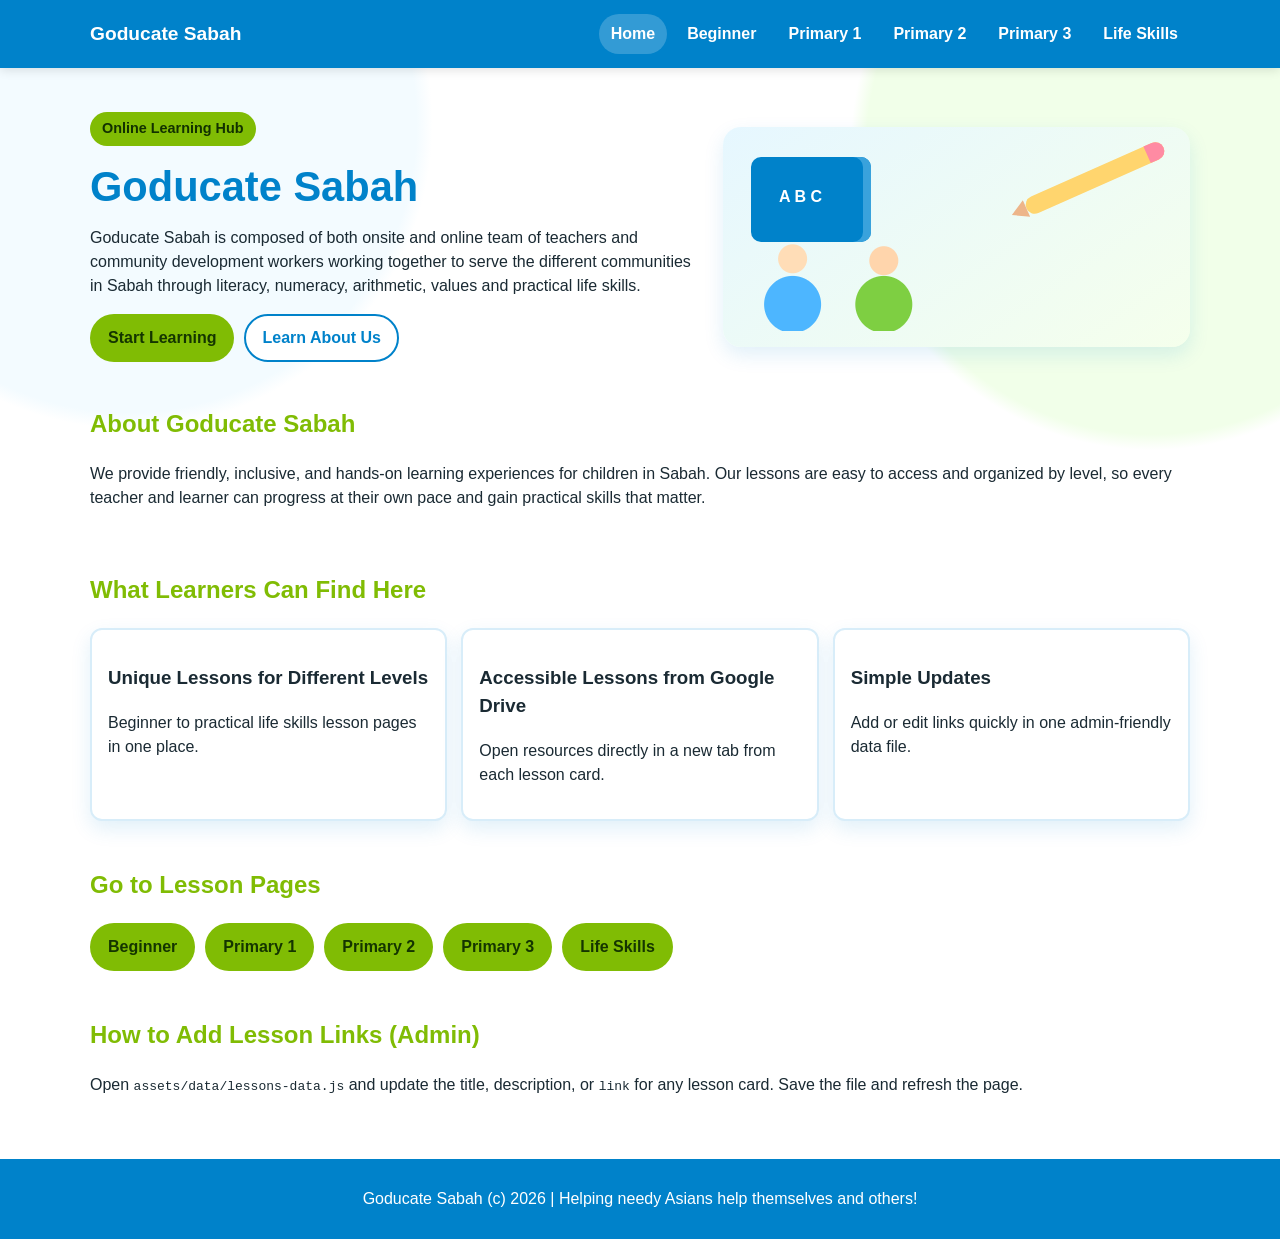
<file: index.html>
<!DOCTYPE html>
<html lang="en">
<head>
  <meta charset="UTF-8">
  <meta name="viewport" content="width=device-width, initial-scale=1.0">
  <title>Goducate Sabah | Home</title>
  <link rel="stylesheet" href="assets/css/styles.css">
</head>
<body>
  <header class="site-header">
    <div class="container nav-wrap">
      <a class="brand" href="index.html">Goducate Sabah</a>
      <button class="menu-toggle" aria-label="Toggle menu">Menu</button>
      <nav class="site-nav" aria-label="Main navigation">
        <a href="index.html" data-page="home">Home</a>
        <a href="beginner.html" data-page="beginner">Beginner</a>
        <a href="primary1.html" data-page="primary1">Primary 1</a>
        <a href="primary2.html" data-page="primary2">Primary 2</a>
        <a href="primary3.html" data-page="primary3">Primary 3</a>
        <a href="lifeskills.html" data-page="advanced">Life Skills</a>
      </nav>
    </div>
  </header>

  <main>
    <section class="hero container">
      <div class="hero-text">
        <p class="badge">Online Learning Hub</p>
        <h1>Goducate Sabah</h1>
        <p>
          Goducate Sabah is composed of both onsite and online team of teachers and community development workers working together to serve the different communities in Sabah through literacy, numeracy, arithmetic, values and practical life skills.
        </p>
        <div class="hero-cta">
          <a class="btn btn-primary" href="beginner.html">Start Learning</a>
          <a class="btn btn-outline" href="#about">Learn About Us</a>
        </div>
      </div>
      <div class="hero-illustration" aria-hidden="true">
        <div class="book"></div>
        <div class="pencil"></div>
        <div class="kids"></div>
      </div>
    </section>

    <section id="about" class="info container">
      <h2>About Goducate Sabah</h2>
      <p>
        We provide friendly, inclusive, and hands-on learning experiences for children in Sabah. Our lessons are easy to access and organized by level, so every teacher and learner can progress at their own pace and gain practical skills that matter.
      </p>
    </section>

    <section class="info container">
      <h2>What Learners Can Find Here</h2>
      <div class="feature-grid">
        <article class="feature-card">
          <h3>Unique Lessons for Different Levels</h3>
          <p>Beginner to practical life skills lesson pages in one place.</p>
        </article>
        <article class="feature-card">
          <h3>Accessible Lessons from Google Drive</h3>
          <p>Open resources directly in a new tab from each lesson card.</p>
        </article>
        <article class="feature-card">
          <h3>Simple Updates</h3>
          <p>Add or edit links quickly in one admin-friendly data file.</p>
        </article>
      </div>
    </section>

    <section class="info container">
      <h2>Go to Lesson Pages</h2>
      <div class="page-links">
        <a class="btn btn-primary" href="beginner.html">Beginner</a>
        <a class="btn btn-primary" href="primary1.html">Primary 1</a>
        <a class="btn btn-primary" href="primary2.html">Primary 2</a>
        <a class="btn btn-primary" href="primary3.html">Primary 3</a>
        <a class="btn btn-primary" href="lifeskills.html">Life Skills</a>
      </div>
    </section>

    <section class="admin-note container">
      <h2>How to Add Lesson Links (Admin)</h2>
      <p>
        Open <code>assets/data/lessons-data.js</code> and update the title, description, or <code>link</code>
        for any lesson card. Save the file and refresh the page.
      </p>
    </section>
  </main>

  <footer class="site-footer">
    <div class="container">
      <p>Goducate Sabah (c) 2026 | Helping needy Asians help themselves and others!</p>
    </div>
  </footer>

  <script>
    window.GODUCATE_CURRENT_PAGE = "home";
  </script>
  <script src="assets/js/main.js"></script>
</body>
</html>
</file>
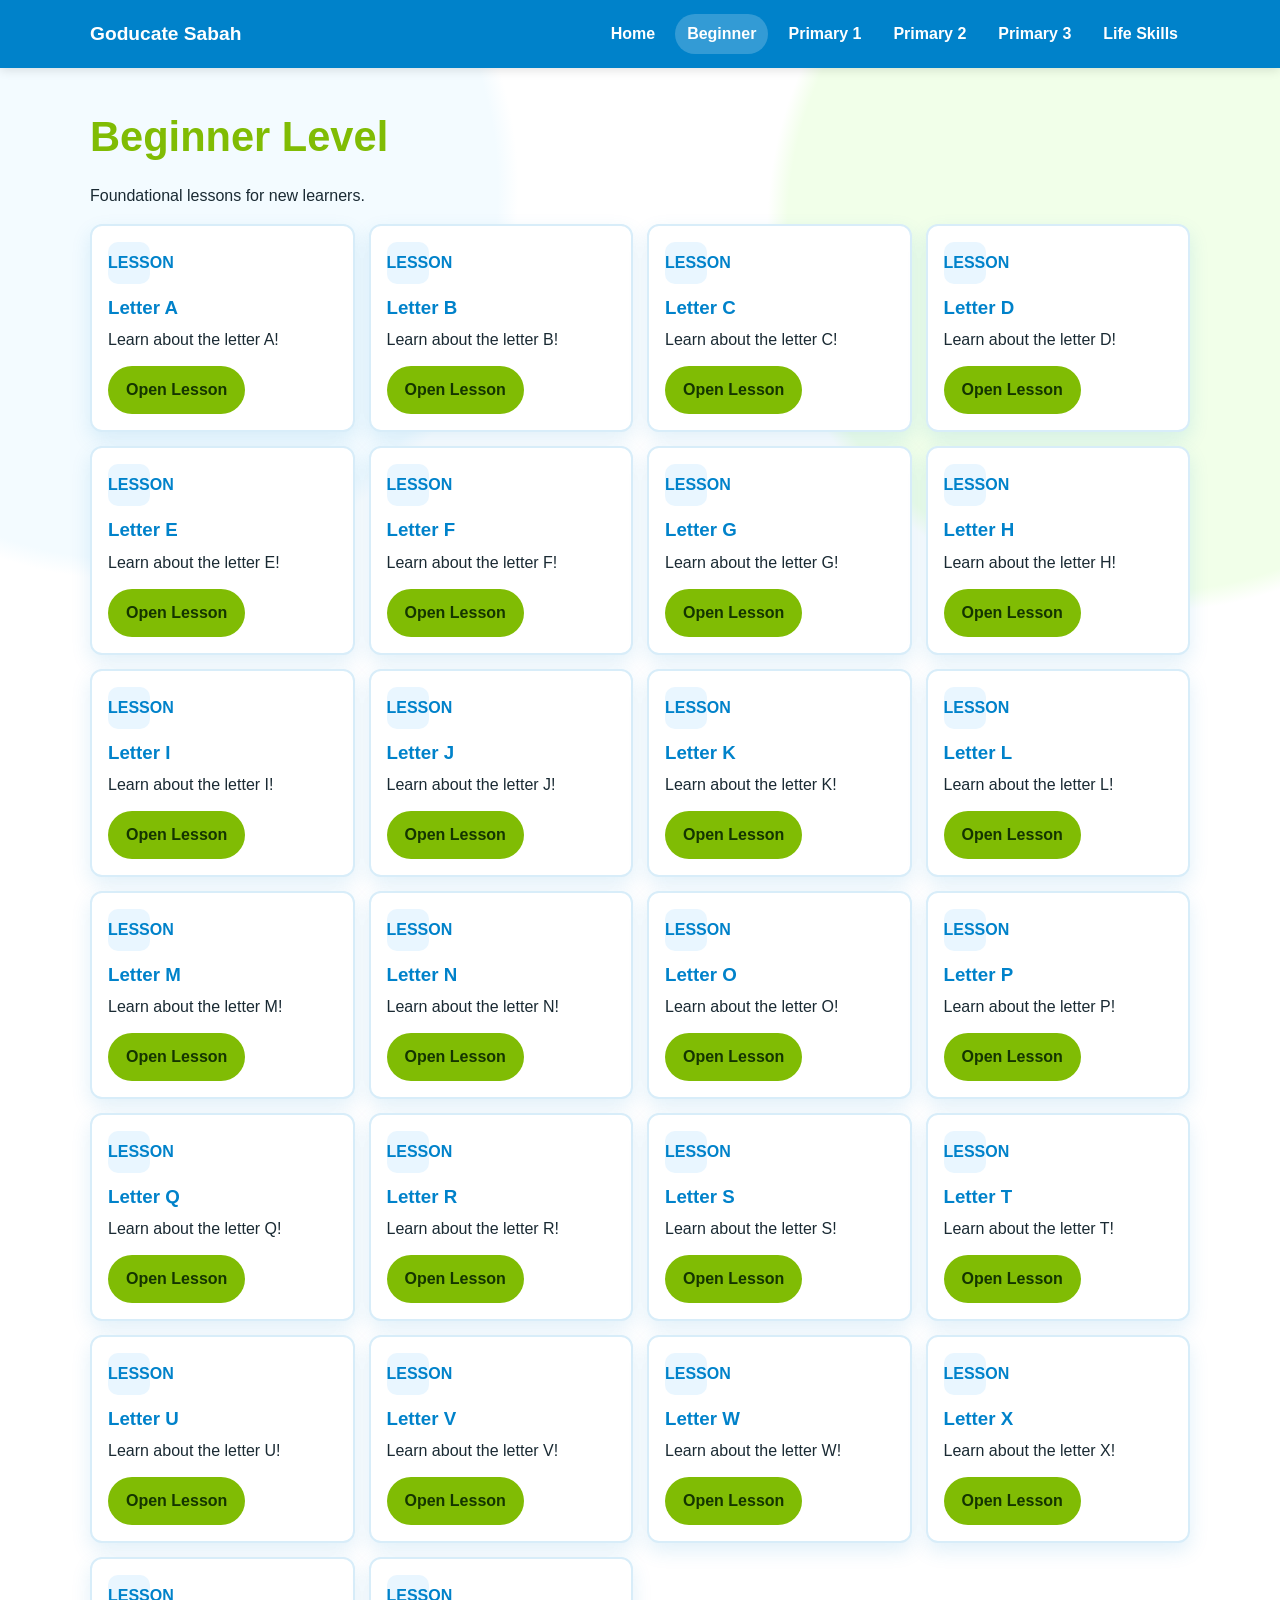
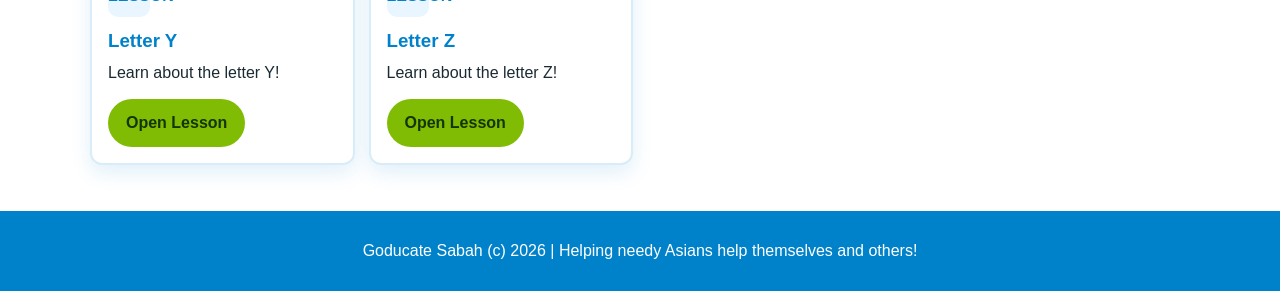
<file: beginner.html>
<!DOCTYPE html>
<html lang="en">
<head>
  <meta charset="UTF-8">
  <meta name="viewport" content="width=device-width, initial-scale=1.0">
  <title>Goducate Sabah | Beginner Level</title>
  <link rel="stylesheet" href="assets/css/styles.css">
</head>
<body>
  <header class="site-header">
    <div class="container nav-wrap">
      <a class="brand" href="index.html">Goducate Sabah</a>
      <button class="menu-toggle" aria-label="Toggle menu">Menu</button>
      <nav class="site-nav" aria-label="Main navigation">
        <a href="index.html" data-page="home">Home</a>
        <a href="beginner.html" data-page="beginner">Beginner</a>
        <a href="primary1.html" data-page="primary1">Primary 1</a>
        <a href="primary2.html" data-page="primary2">Primary 2</a>
        <a href="primary3.html" data-page="primary3">Primary 3</a>
        <a href="lifeskills.html" data-page="lifeskills">Life Skills</a>
      </nav>
    </div>
  </header>

  <main class="container page-main">
    <section class="lesson-header">
      <h1>Beginner Level</h1>
      <p>Foundational lessons for new learners.</p>
    </section>

    <section>
      <div class="lesson-grid" data-level="beginner"></div>
    </section>
  </main>

  <footer class="site-footer">
    <div class="container">
      <p>Goducate Sabah (c) 2026 | Helping needy Asians help themselves and others!</p>
    </div>
  </footer>

  <script>
    window.GODUCATE_CURRENT_PAGE = "beginner";
  </script>
  <script src="assets/data/lessons-data.js"></script>
  <script src="assets/js/main.js"></script>
</body>
</html>
</file>
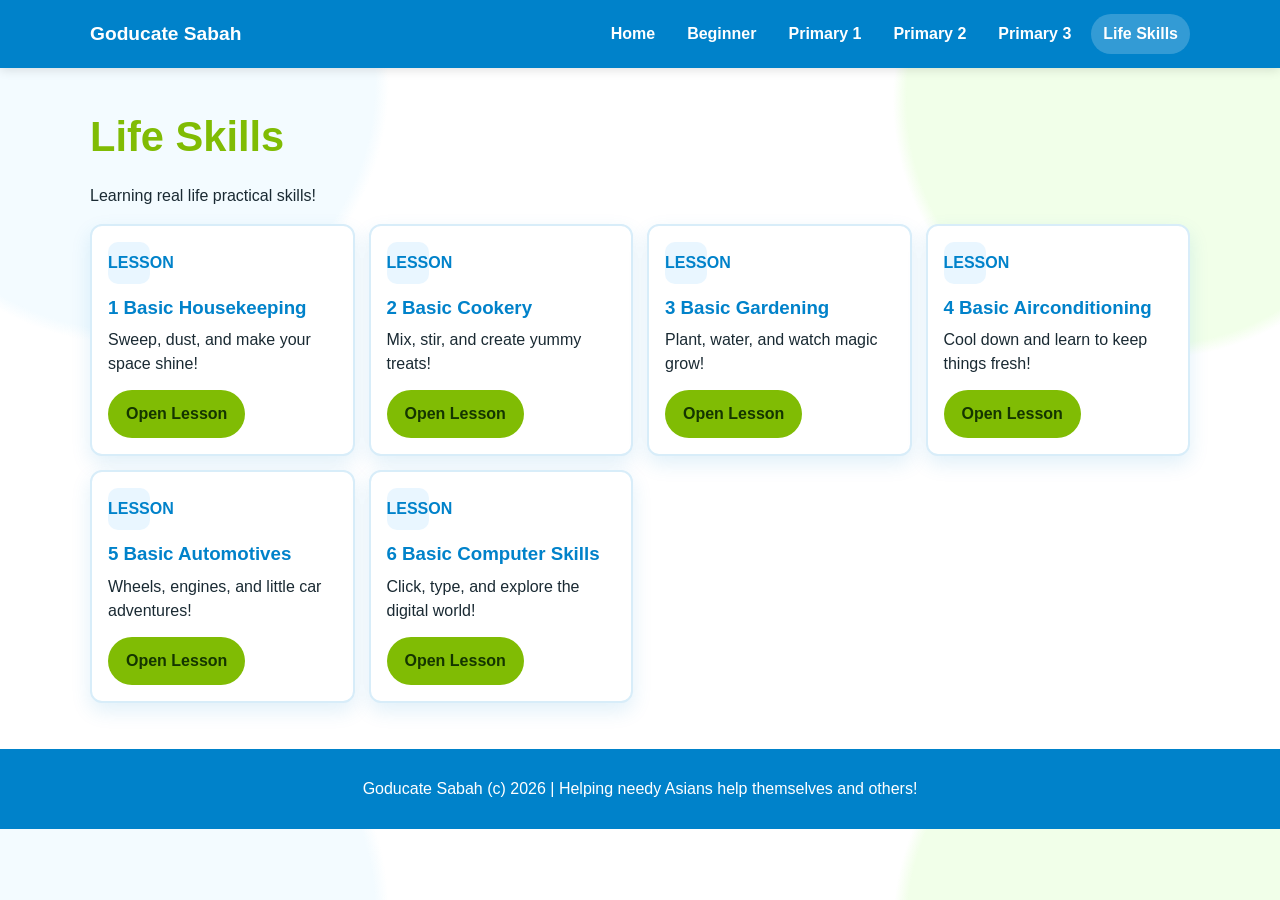
<file: lifeskills.html>
<!DOCTYPE html>
<html lang="en">
<head>
  <meta charset="UTF-8">
  <meta name="viewport" content="width=device-width, initial-scale=1.0">
  <title>Goducate Sabah | Life Skills</title>
  <link rel="stylesheet" href="assets/css/styles.css">
</head>
<body>
  <header class="site-header">
    <div class="container nav-wrap">
      <a class="brand" href="index.html">Goducate Sabah</a>
      <button class="menu-toggle" aria-label="Toggle menu">Menu</button>
      <nav class="site-nav" aria-label="Main navigation">
        <a href="index.html" data-page="home">Home</a>
        <a href="beginner.html" data-page="beginner">Beginner</a>
        <a href="primary1.html" data-page="primary1">Primary 1</a>
        <a href="primary2.html" data-page="primary2">Primary 2</a>
        <a href="primary3.html" data-page="primary3">Primary 3</a>
        <a href="lifeskills.html" data-page="lifeskills">Life Skills</a>
      </nav>
    </div>
  </header>

  <main class="container page-main">
    <section class="lesson-header">
      <h1>Life Skills</h1>
      <p>Learning real life practical skills!</p>
    </section>

    <section>
      <div class="lesson-grid" data-level="lifeskills"></div>
    </section>
  </main>

  <footer class="site-footer">
    <div class="container">
      <p>Goducate Sabah (c) 2026 | Helping needy Asians help themselves and others!</p>
    </div>
  </footer>

  <script>
    window.GODUCATE_CURRENT_PAGE = "lifeskills";
  </script>
  <script src="assets/data/lessons-data.js"></script>
  <script src="assets/js/main.js"></script>

  <script>
    (function(){
      const source = document.getElementById("lifeskills-all-lessons");
      if (source) return;

      const targets = {
        housekeeping: document.getElementById("lifeskills-housekeeping"),
        cookery: document.getElementById("lifeskills-cookery"),
        gardening: document.getElementById("lifeskills-gardening"),
        automotives: document.getElementById("lifeskills-automotives"),
        computerskills: document.getElementById("lifeskills-computerskills"),
      };
      const cards = Array.from(source.querySelectorAll(".lesson-card"));

      function titleText(card) {
        const titleEl = card.querySelectorAll("h3");
        return titleEl ? titleEl.textContent : "";
      }
      function isNumbered(title) {
        return /^\s*\d+\b/.test(String(title || ""));
      }

      function subjectKeyFromTitleFallback(title) {
        const t = String(title || "").toLowerCase();

        if (t.includes("housekeeping") || t.includes("clean") || t.includes("laundry") || t.includes("hygiene")) return "housekeeping";
        if (t.includes("cookery") || t.includes("cooking") || t.includes("cook") || t.includes("kitchen") || t.includes("food")) return "cookery";
        if (t.includes("gardening") || t.includes("garden") || t.includes("plant") || t.includes("soil") || t.includes("compost")) return "gardening";
        if (t.includes("airconditioning") || t.includes("air conditioning") || t.includes("hvac") || /\bac\b/.test(t)) return "airconditioning";
        if (t.includes("automotive") || t.includes("automotives") || t.includes("car") || t.includes("motor") || t.includes("engine")) return "automotives";
        if (t.includes("computer") || t.includes("pc") || t.includes("laptop") || t.includes("typing") || t.includes("internet")) return "computerskills";

        return "housekeeping";
      }

      const numbered = cards.some((card) => isNumbered(titleText(card)));
      if (numbered) {
        // Optional: if you organize Life Skills lessons as numbered blocks per subject,
        // this will group them by "1...n" resets in this order.
        const subjectOrder = ["housekeeping", "cookery", "gardening", "airconditioning", "automotives", "computerskills"];
        let subjectIndex = 0;
        let lastNumber = null;

        cards.forEach((card) => {
          const title = titleText(card);
          const match = String(title || "").match(/^\s*(\d+)\b/);
          const currentNumber = match ? parseInt(match[1], 10) : null;

          if (lastNumber !== null && currentNumber === 1 && lastNumber !== 1) {
            subjectIndex = Math.min(subjectIndex + 1, subjectOrder.length - 1);
          }
          if (currentNumber !== null) lastNumber = currentNumber;

          const key = subjectOrder[subjectIndex] || "housekeeping";
          const target = targets[key] || targets.housekeeping;
          if (target) target.appendChild(card);
        });
      } else {
        cards.forEach((card) => {
          const key = subjectKeyFromTitleFallback(titleText(card));
          const target = targets[key] || targets.housekeeping;
          if (target) target.appendChild(card);
        });
      }
    })();

  </script>
</body>
</html>
</file>
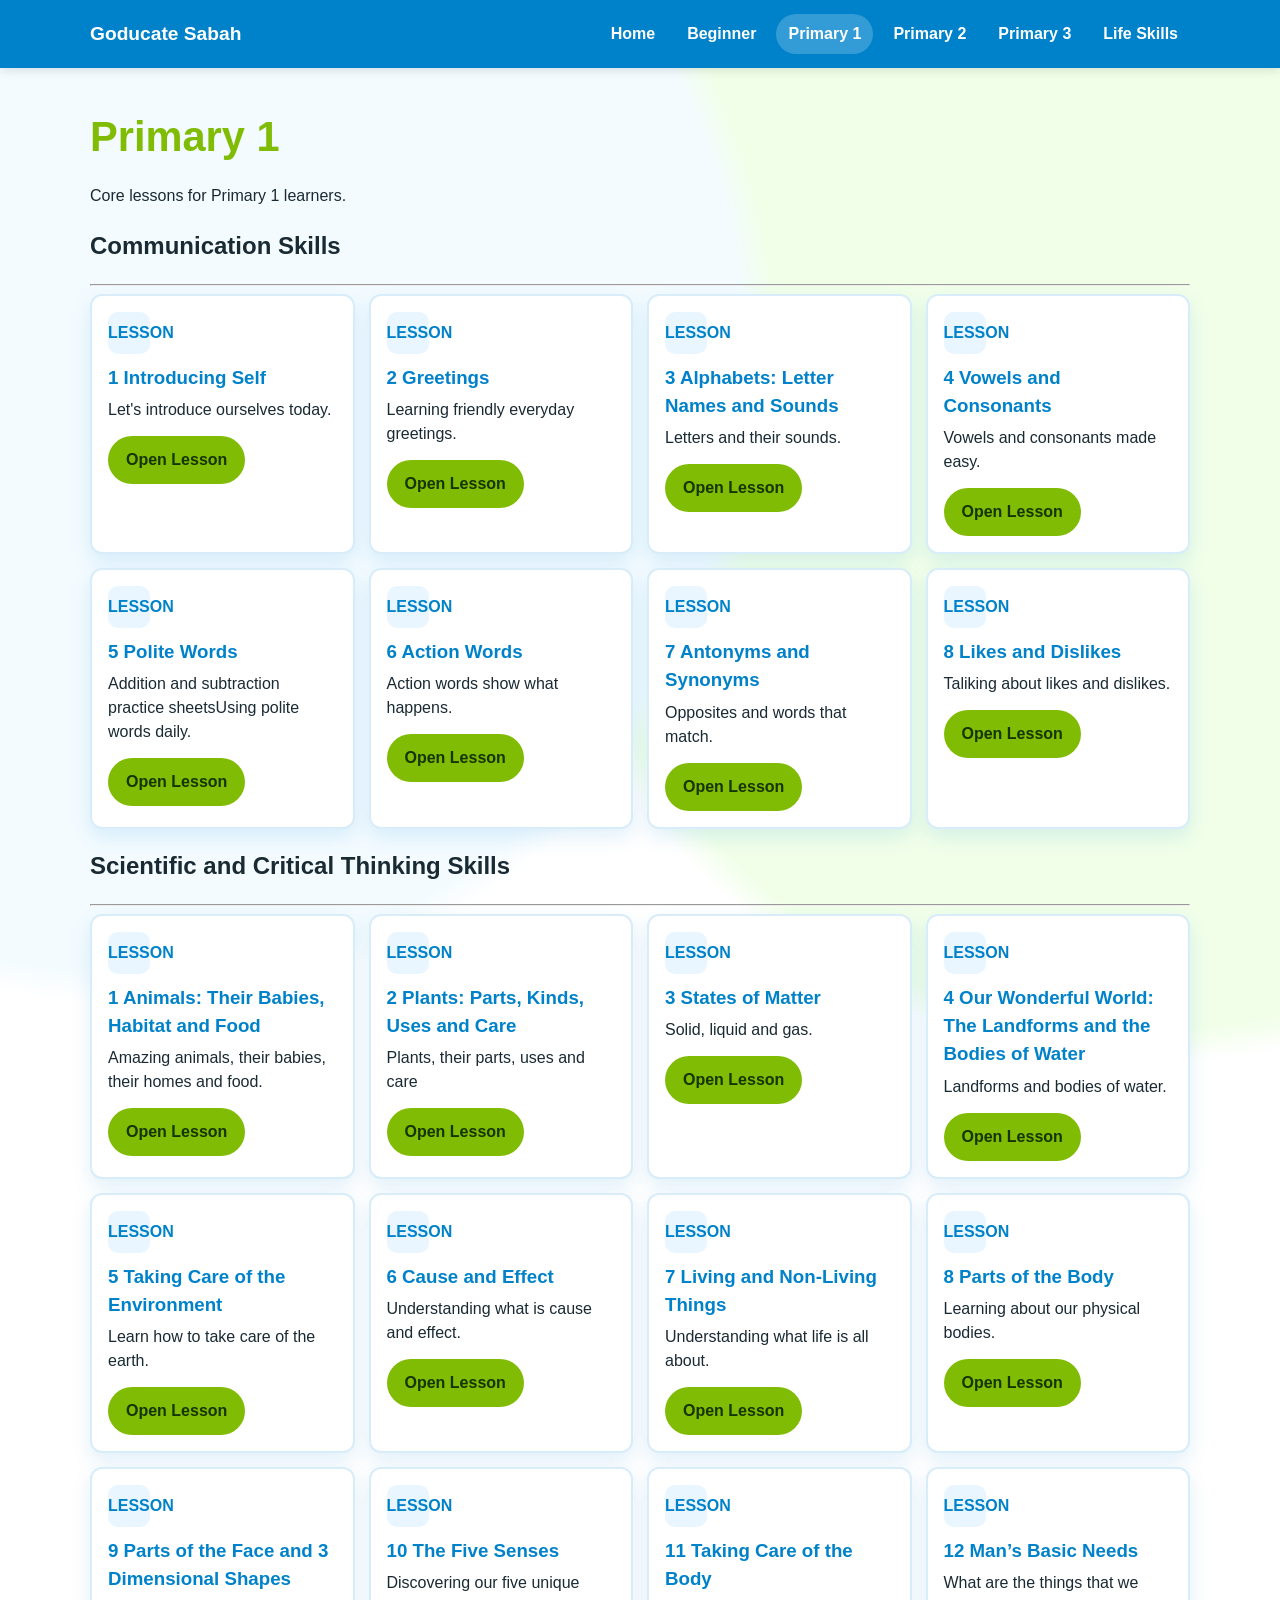
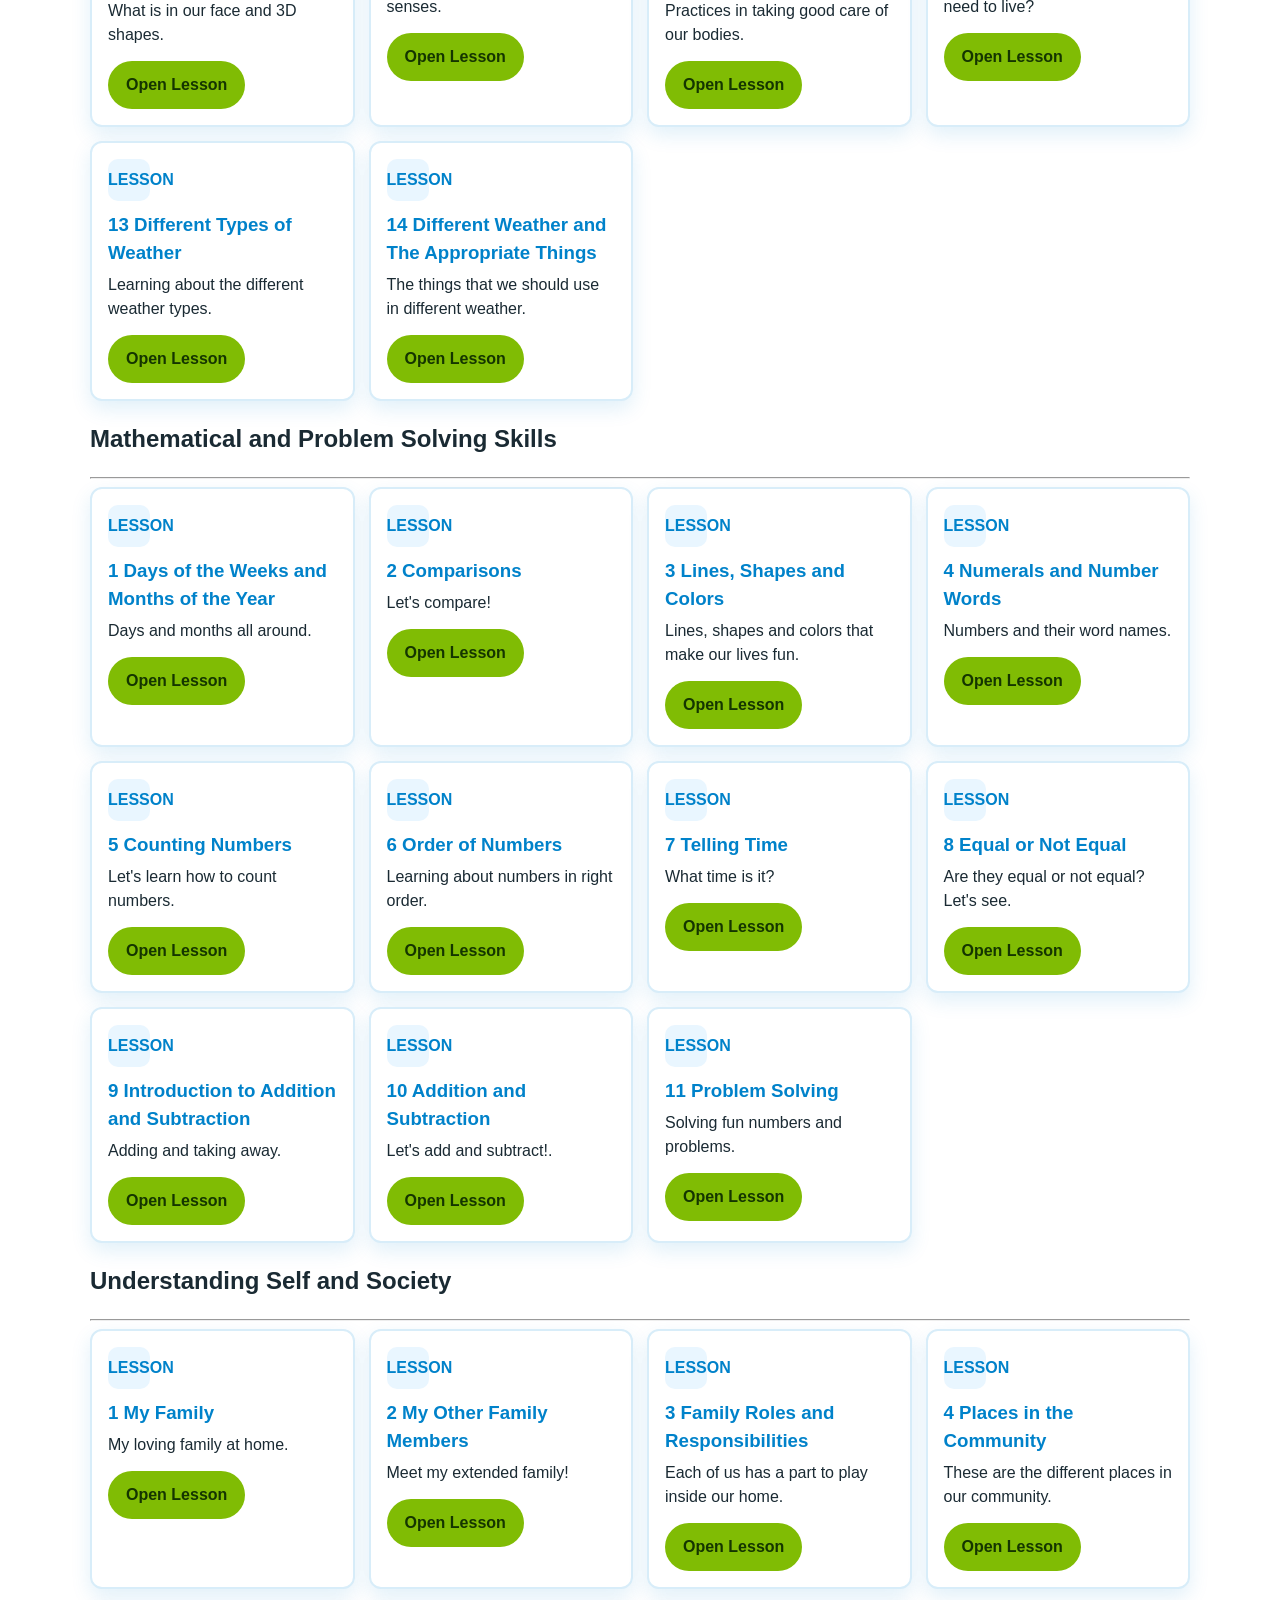
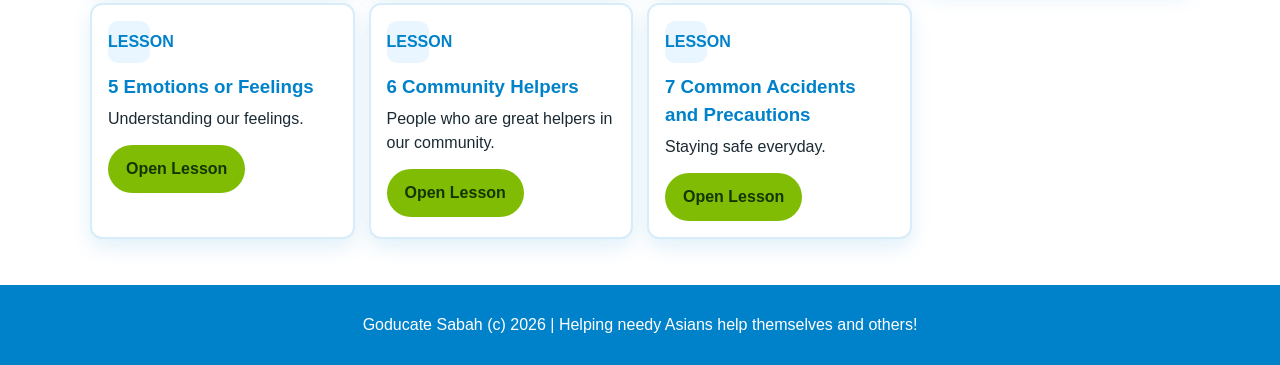
<file: primary1.html>
<!DOCTYPE html>
<html lang="en">
<head>
  <meta charset="UTF-8">
  <meta name="viewport" content="width=device-width, initial-scale=1.0">
  <title>Goducate Sabah | Primary 1</title>
  <link rel="stylesheet" href="assets/css/styles.css">
</head>
<body>
  <header class="site-header">
    <div class="container nav-wrap">
      <a class="brand" href="index.html">Goducate Sabah</a>
      <button class="menu-toggle" aria-label="Toggle menu">Menu</button>
      <nav class="site-nav" aria-label="Main navigation">
        <a href="index.html" data-page="home">Home</a>
        <a href="beginner.html" data-page="beginner">Beginner</a>
        <a href="primary1.html" data-page="primary1">Primary 1</a>
        <a href="primary2.html" data-page="primary2">Primary 2</a>
        <a href="primary3.html" data-page="primary3">Primary 3</a>
        <a href="lifeskills.html" data-page="lifeskills">Life Skills</a>
      </nav>
    </div>
  </header>

  <main class="container page-main">
    <section class="lesson-header">
      <h1>Primary 1</h1>
      <p>Core lessons for Primary 1 learners.</p>
    </section>

    <section>
      <h2 class="subject-title">Communication Skills</h2>
      <hr class="subject-divider">
      <div class="lesson-grid" id="primary1-communication"></div>

      <h2 class="subject-title">Scientific and Critical Thinking Skills</h2>
      <hr class="subject-divider">
      <div class="lesson-grid" id="primary1-scientific"></div>

      <h2 class="subject-title">Mathematical and Problem Solving Skills</h2>
      <hr class="subject-divider">
      <div class="lesson-grid" id="primary1-mathematical"></div>

      <h2 class="subject-title">Understanding Self and Society</h2>
      <hr class="subject-divider">
      <div class="lesson-grid" id="primary1-society"></div>

      <div class="lesson-grid" data-level="primary1" id="primary1-all-lessons" hidden></div>
    </section>
  </main>

  <footer class="site-footer">
    <div class="container">
      <p>Goducate Sabah (c) 2026 | Helping needy Asians help themselves and others!</p>
    </div>
  </footer>

  <script>
    window.GODUCATE_CURRENT_PAGE = "primary1";
  </script>
  <script src="assets/data/lessons-data.js"></script>
  <script src="assets/js/main.js"></script>
  <script>
    (function () {
      const source = document.getElementById("primary1-all-lessons");
      if (!source) return;

      const targets = {
        communication: document.getElementById("primary1-communication"),
        scientific: document.getElementById("primary1-scientific"),
        mathematical: document.getElementById("primary1-mathematical"),
        society: document.getElementById("primary1-society")
      };

      const cards = Array.from(source.querySelectorAll(".lesson-card"));

      function titleText(card) {
        const titleEl = card.querySelector("h3");
        return titleEl ? titleEl.textContent : "";
      }

      function isNumbered(title) {
        return /^\s*\d+\b/.test(String(title || ""));
      }

      function subjectKeyFromTitleFallback(title) {
        const t = String(title || "").toLowerCase();
        if (t.includes("english") || t.includes("alphabet") || t.includes("greet")) return "communication";
        if (t.includes("science") || t.includes("animal") || t.includes("plant") || t.includes("weather") || t.includes("matter") || t.includes("environment") || t.includes("sense") || t.includes("body")) return "scientific";
        if (t.includes("mathematics") || t.includes("math") || t.includes("shape") || t.includes("line") || t.includes("month") || t.includes("day")) return "mathematical";
        if (t.includes("life") || t.includes("social") || t.includes("community") || t.includes("safety") || t.includes("accident")) return "society";
        return "communication";
      }

      const numbered = cards.some((card) => isNumbered(titleText(card)));
      if (numbered) {
        // Primary 1 lessons are numbered per subject. Split when numbering resets to 1.
        const subjectOrder = ["communication", "scientific", "mathematical", "society"];
        let subjectIndex = 0;
        let lastNumber = null;

        cards.forEach((card) => {
          const title = titleText(card);
          const match = String(title || "").match(/^\s*(\d+)\b/);
          const currentNumber = match ? parseInt(match[1], 10) : null;

          if (lastNumber !== null && currentNumber === 1 && lastNumber !== 1) {
            subjectIndex = Math.min(subjectIndex + 1, subjectOrder.length - 1);
          }
          if (currentNumber !== null) lastNumber = currentNumber;

          const key = subjectOrder[subjectIndex] || "communication";
          const target = targets[key] || targets.communication;
          if (target) target.appendChild(card);
        });
      } else {
        cards.forEach((card) => {
          const key = subjectKeyFromTitleFallback(titleText(card));
          const target = targets[key] || targets.communication;
          if (target) target.appendChild(card);
        });
      }
    })();
  </script>
</body>
</html>
</file>
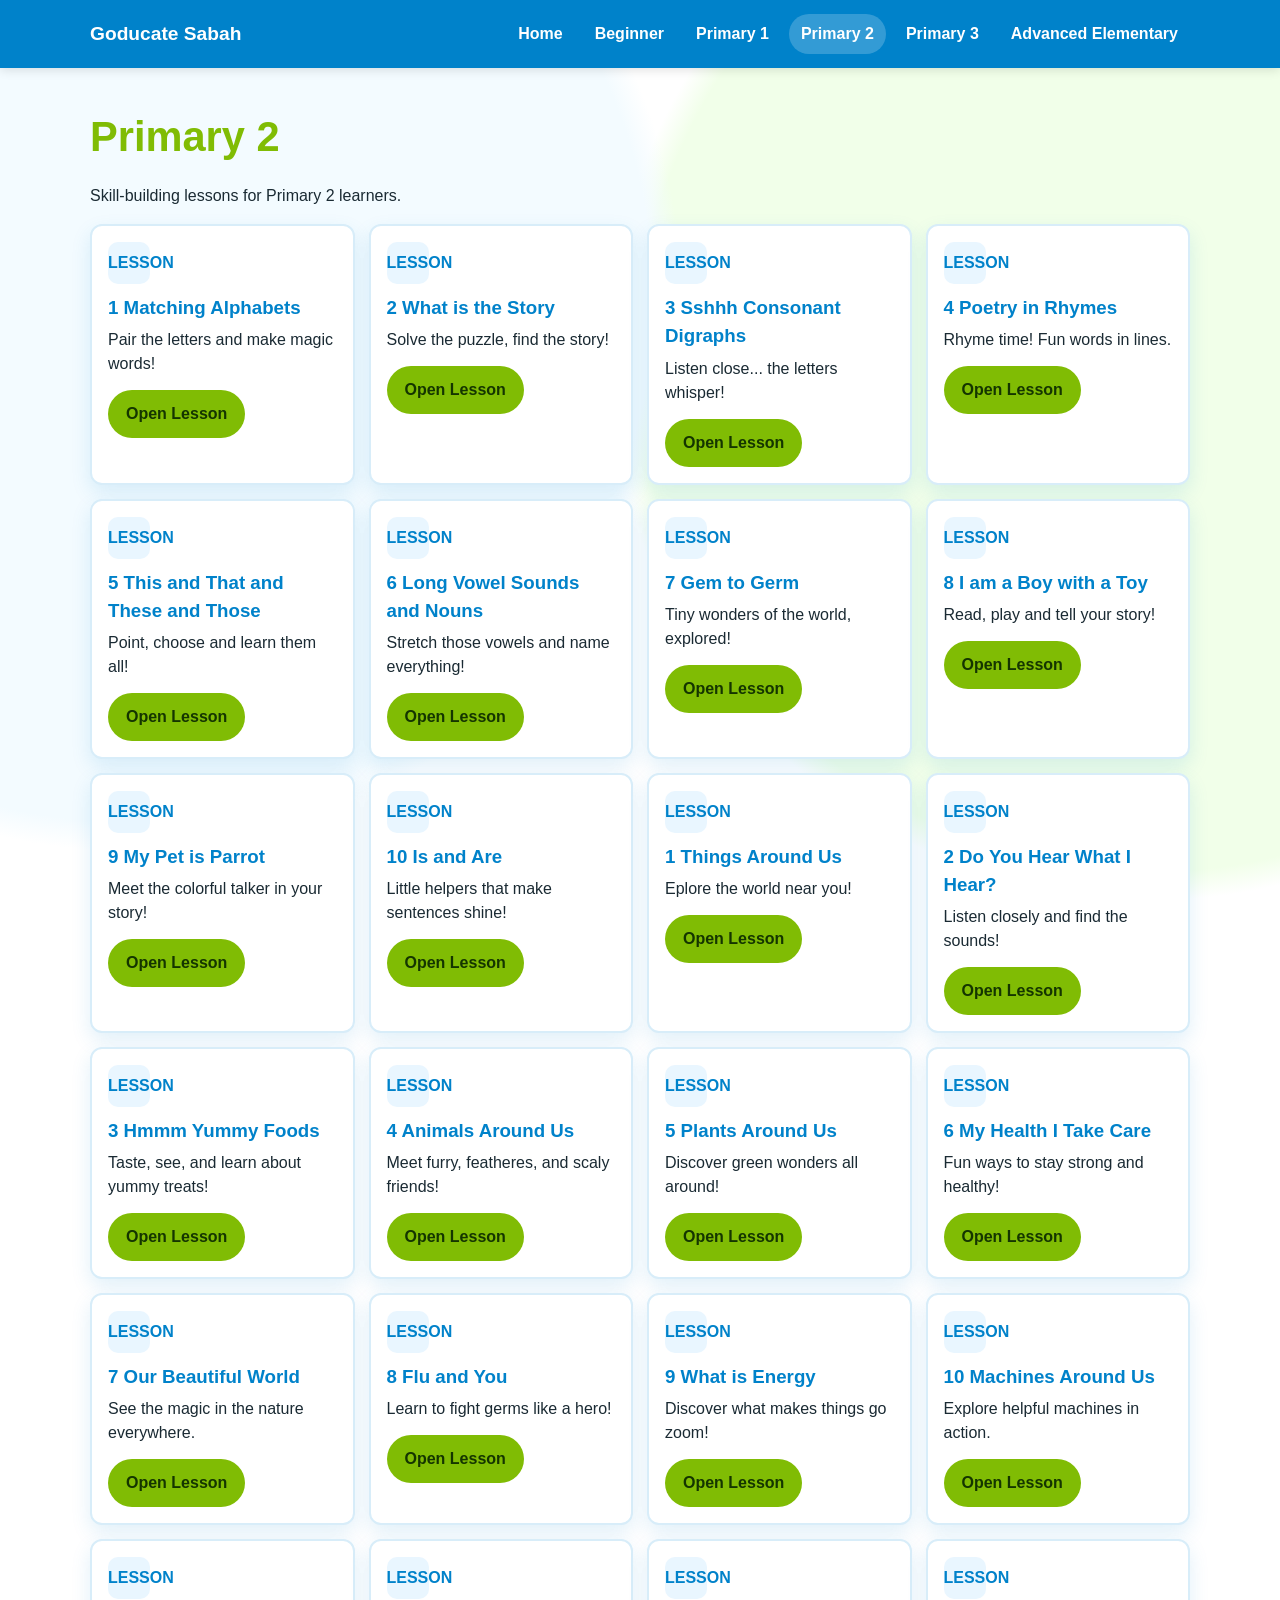
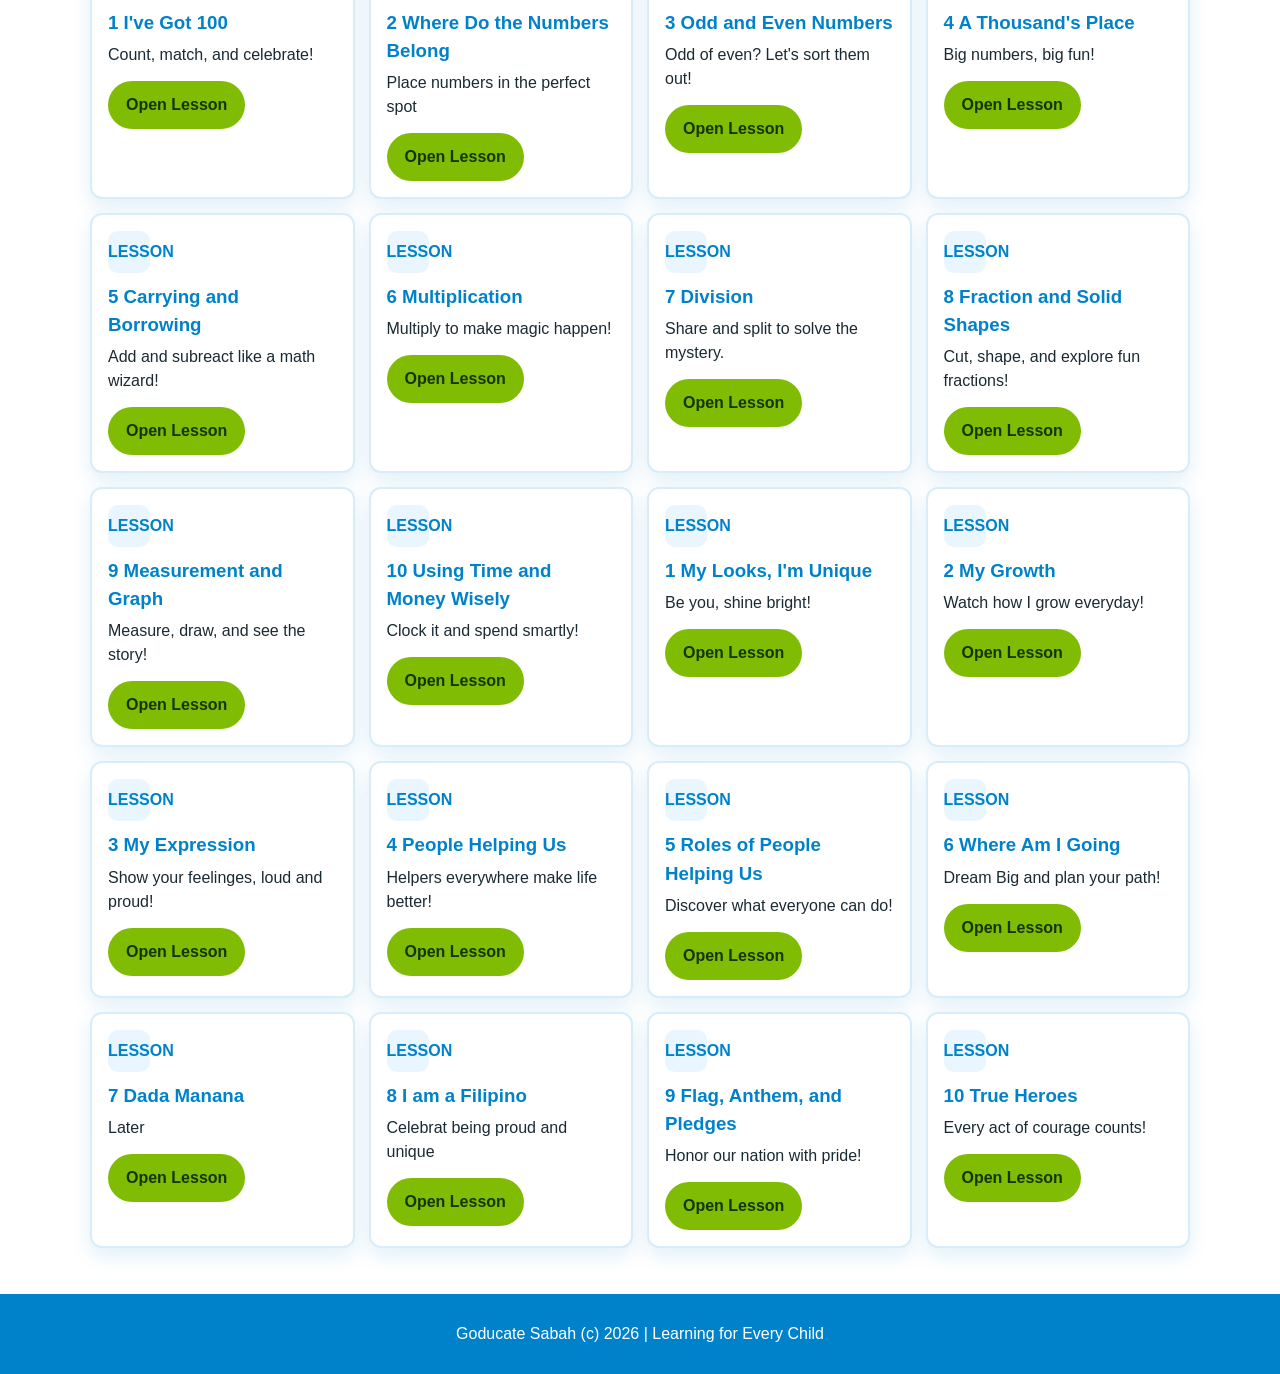
<file: primary2.html>
<!DOCTYPE html>
<html lang="en">
<head>
  <meta charset="UTF-8">
  <meta name="viewport" content="width=device-width, initial-scale=1.0">
  <title>Goducate Sabah | Primary 2</title>
  <link rel="stylesheet" href="assets/css/styles.css">
</head>
<body>
  <header class="site-header">
    <div class="container nav-wrap">
      <a class="brand" href="index.html">Goducate Sabah</a>
      <button class="menu-toggle" aria-label="Toggle menu">Menu</button>
      <nav class="site-nav" aria-label="Main navigation">
        <a href="index.html" data-page="home">Home</a>
        <a href="beginner.html" data-page="beginner">Beginner</a>
        <a href="primary1.html" data-page="primary1">Primary 1</a>
        <a href="primary2.html" data-page="primary2">Primary 2</a>
        <a href="primary3.html" data-page="primary3">Primary 3</a>
        <a href="advanced.html" data-page="advanced">Advanced Elementary</a>
      </nav>
    </div>
  </header>

  <main class="container page-main">
    <section class="lesson-header">
      <h1>Primary 2</h1>
      <p>Skill-building lessons for Primary 2 learners.</p>
    </section>

    <section>
      <div class="lesson-grid" data-level="primary2"></div>
    </section>
  </main>

  <footer class="site-footer">
    <div class="container">
      <p>Goducate Sabah (c) 2026 | Learning for Every Child</p>
    </div>
  </footer>

  <script>
    window.GODUCATE_CURRENT_PAGE = "primary2";
  </script>
  <script src="assets/data/lessons-data.js"></script>
  <script src="assets/js/main.js"></script>
</body>
</html>
</file>
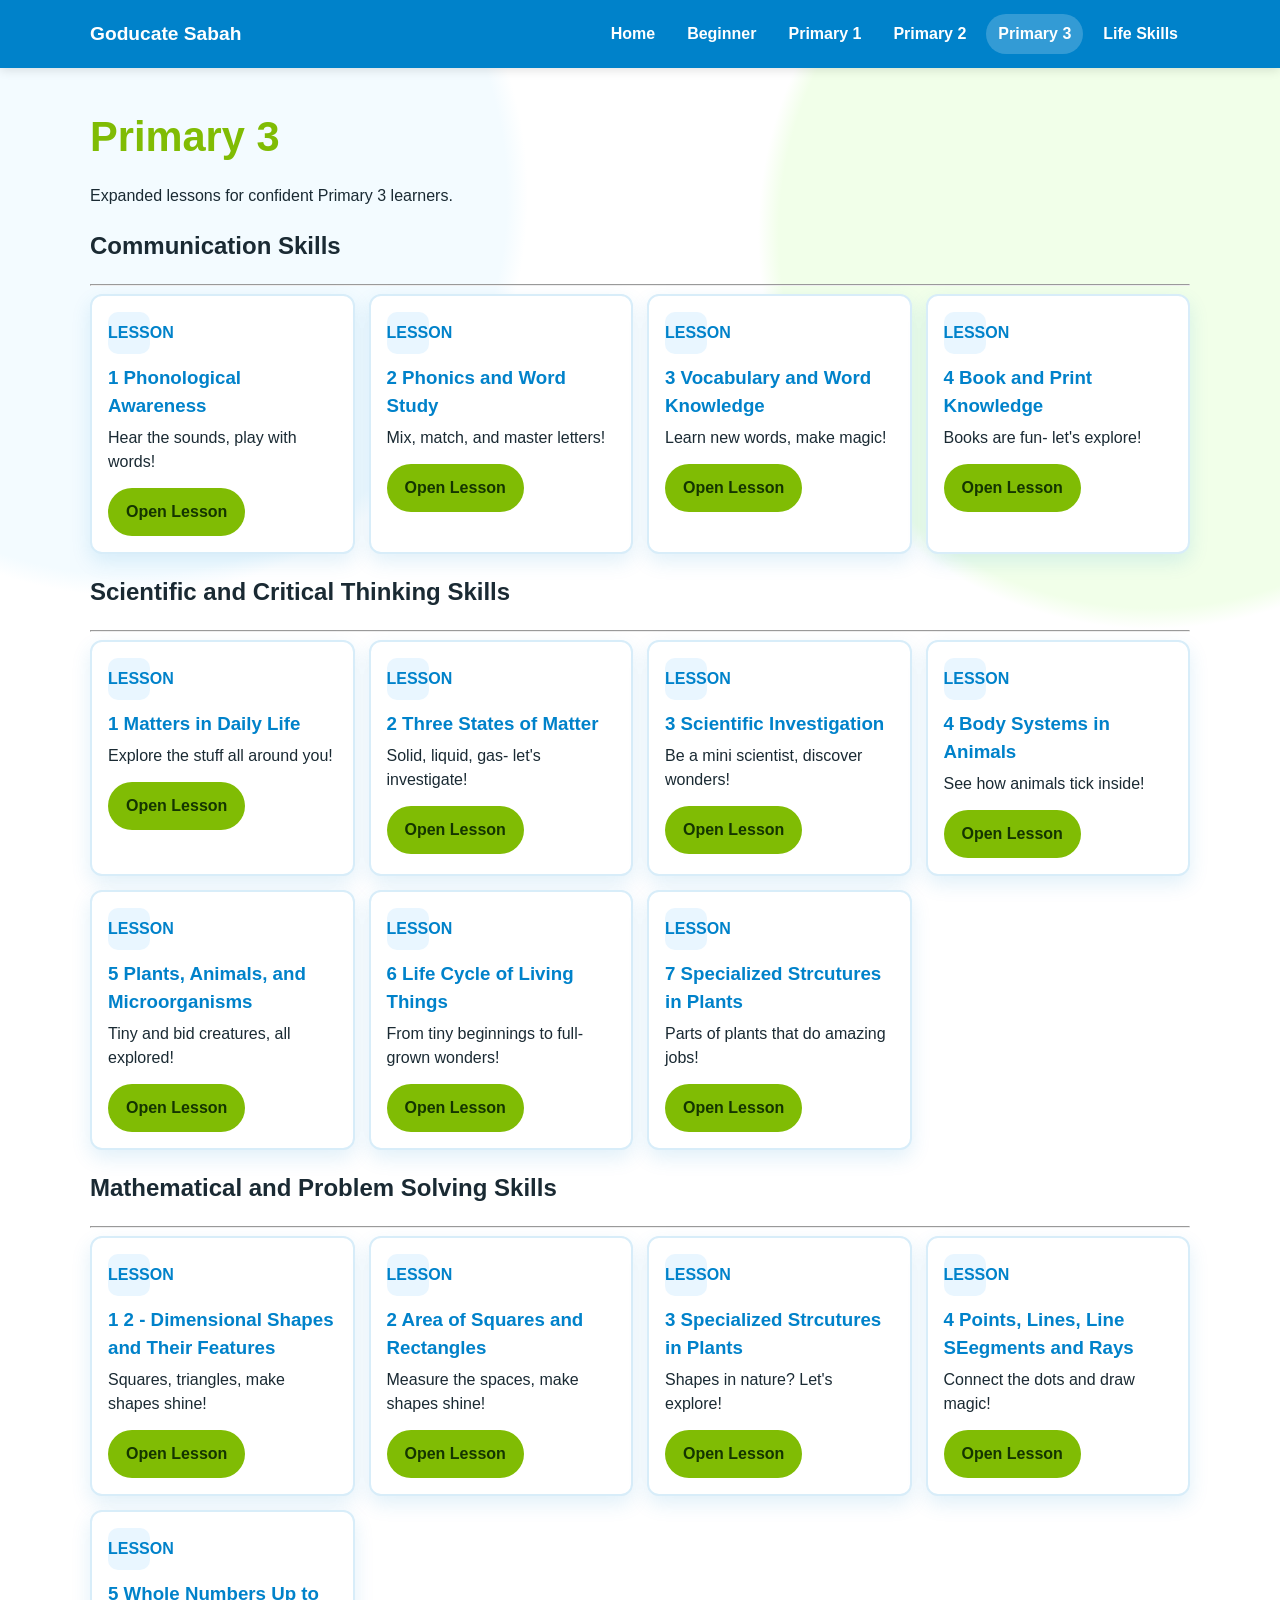
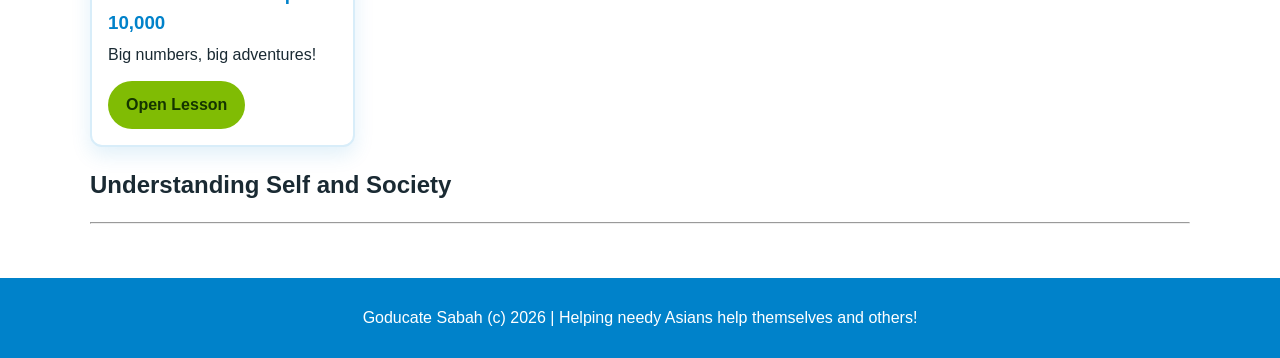
<file: primary3.html>
<!DOCTYPE html>
<html lang="en">
<head>
  <meta charset="UTF-8">
  <meta name="viewport" content="width=device-width, initial-scale=1.0">
  <title>Goducate Sabah | Primary 3</title>
  <link rel="stylesheet" href="assets/css/styles.css">
</head>
<body>
  <header class="site-header">
    <div class="container nav-wrap">
      <a class="brand" href="index.html">Goducate Sabah</a>
      <button class="menu-toggle" aria-label="Toggle menu">Menu</button>
      <nav class="site-nav" aria-label="Main navigation">
        <a href="index.html" data-page="home">Home</a>
        <a href="beginner.html" data-page="beginner">Beginner</a>
        <a href="primary1.html" data-page="primary1">Primary 1</a>
        <a href="primary2.html" data-page="primary2">Primary 2</a>
        <a href="primary3.html" data-page="primary3">Primary 3</a>
        <a href="lifeskills.html" data-page="lifeskills">Life Skills</a>
      </nav>
    </div>
  </header>

  <main class="container page-main">
    <section class="lesson-header">
      <h1>Primary 3</h1>
      <p>Expanded lessons for confident Primary 3 learners.</p>
    </section>

    <section>
      <h2 class="subject-title">Communication Skills</h2>
      <hr class="subject-divider">
      <div class="lesson-grid" id="primary3-communication"></div>

      <h2 class="subject-title">Scientific and Critical Thinking Skills</h2>
      <hr class="subject-divider">
      <div class="lesson-grid" id="primary3-scientific"></div>

      <h2 class="subject-title">Mathematical and Problem Solving Skills</h2>
      <hr class="subject-divider">
      <div class="lesson-grid" id="primary3-mathematical"></div>

      <h2 class="subject-title">Understanding Self and Society</h2>
      <hr class="subject-divider">
      <div class="lesson-grid" id="primary3-society"></div>

      <div class="lesson-grid" data-level="primary3" id="primary3-all-lessons" hidden></div>
    </section>
  </main>

  <footer class="site-footer">
    <div class="container">
      <p>Goducate Sabah (c) 2026 | Helping needy Asians help themselves and others!</p>
    </div>
  </footer>

  <script>
    window.GODUCATE_CURRENT_PAGE = "primary3";
  </script>
  <script src="assets/data/lessons-data.js"></script>
  <script src="assets/js/main.js"></script>
  <script>
    (function () {
      const source = document.getElementById("primary3-all-lessons");
      if (!source) return;

      const targets = {
        communication: document.getElementById("primary3-communication"),
        scientific: document.getElementById("primary3-scientific"),
        mathematical: document.getElementById("primary3-mathematical"),
        society: document.getElementById("primary3-society")
      };

      const cards = Array.from(source.querySelectorAll(".lesson-card"));

      function titleText(card) {
        const titleEl = card.querySelector("h3");
        return titleEl ? titleEl.textContent : "";
      }

      function isNumbered(title) {
        return /^\s*\d+\b/.test(String(title || ""));
      }

      function subjectKeyFromTitleFallback(title) {
        const t = String(title || "").toLowerCase();
        if (t.includes("english") || t.includes("alphabet") || t.includes("greet")) return "communication";
        if (t.includes("science") || t.includes("animal") || t.includes("plant") || t.includes("weather") || t.includes("matter") || t.includes("environment") || t.includes("sense") || t.includes("body")) return "scientific";
        if (t.includes("mathematics") || t.includes("math") || t.includes("shape") || t.includes("line") || t.includes("month") || t.includes("day")) return "mathematical";
        if (t.includes("life") || t.includes("social") || t.includes("community") || t.includes("safety") || t.includes("accident")) return "society";
        return "communication";
      }

      const numbered = cards.some((card) => isNumbered(titleText(card)));
      if (numbered) {
        const subjectOrder = ["communication", "scientific", "mathematical", "society"];
        let subjectIndex = 0;
        let lastNumber = null;

        cards.forEach((card) => {
          const title = titleText(card);
          const match = String(title || "").match(/^\s*(\d+)\b/);
          const currentNumber = match ? parseInt(match[1], 10) : null;

          if (lastNumber !== null && currentNumber === 1 && lastNumber !== 1) {
            subjectIndex = Math.min(subjectIndex + 1, subjectOrder.length - 1);
          }
          if (currentNumber !== null) lastNumber = currentNumber;

          const key = subjectOrder[subjectIndex] || "communication";
          const target = targets[key] || targets.communication;
          if (target) target.appendChild(card);
        });
      } else {
        cards.forEach((card) => {
          const key = subjectKeyFromTitleFallback(titleText(card));
          const target = targets[key] || targets.communication;
          if (target) target.appendChild(card);
        });
      }
    })();
  </script>
</body>
</html>
</file>
<file: assets/css/styles.css>
:root {
  --color-white: #ffffff;
  --color-blue: #0082ca;
  --color-green: #80bc04;
  --color-text: #1a2a33;
  --color-soft-blue: #e9f6ff;
  --radius-lg: 18px;
  --radius-md: 12px;
  --shadow: 0 8px 20px rgba(0, 130, 202, 0.12);
}

* {
  box-sizing: border-box;
}

body {
  margin: 0;
  font-family: "Trebuchet MS", "Comic Sans MS", sans-serif;
  color: var(--color-text);
  background:
    radial-gradient(circle at 10% 10%, #f3fbff 0, #f3fbff 18%, transparent 19%),
    radial-gradient(circle at 90% 12%, #f1ffe9 0, #f1ffe9 18%, transparent 19%),
    var(--color-white);
  line-height: 1.5;
}

.container {
  width: min(1100px, 92%);
  margin: 0 auto;
}

.site-header {
  position: sticky;
  top: 0;
  z-index: 30;
  background: var(--color-blue);
  box-shadow: 0 2px 10px rgba(0, 0, 0, 0.12);
}

.nav-wrap {
  display: flex;
  align-items: center;
  justify-content: space-between;
  gap: 16px;
  min-height: 68px;
}

.brand {
  color: var(--color-white);
  text-decoration: none;
  font-size: 1.2rem;
  font-weight: 700;
}

.site-nav {
  display: flex;
  gap: 8px;
  flex-wrap: wrap;
}

.site-nav a {
  color: var(--color-white);
  text-decoration: none;
  padding: 8px 12px;
  border-radius: 999px;
  font-weight: 600;
}

.site-nav a:hover,
.site-nav a.active {
  background: rgba(255, 255, 255, 0.2);
}

.menu-toggle {
  display: none;
  border: 0;
  background: var(--color-white);
  color: var(--color-blue);
  border-radius: 8px;
  width: auto;
  min-width: 68px;
  padding: 0 12px;
  height: 40px;
  font-size: 0.95rem;
  font-weight: 700;
  line-height: 1;
  cursor: pointer;
}

.hero {
  padding: 44px 0 24px;
  display: grid;
  grid-template-columns: 1.3fr 1fr;
  gap: 26px;
  align-items: center;
}

.badge {
  display: inline-block;
  margin: 0;
  padding: 6px 12px;
  border-radius: 999px;
  background: var(--color-green);
  color: #123100;
  font-weight: 700;
  font-size: 0.9rem;
}

.hero h1,
.lesson-header h1 {
  margin: 10px 0 8px;
  color: var(--color-blue);
  font-size: clamp(1.9rem, 3.3vw, 2.6rem);
}

.hero p {
  margin-top: 0;
}

.hero-cta,
.page-links {
  display: flex;
  flex-wrap: wrap;
  gap: 10px;
}

.btn {
  display: inline-block;
  text-decoration: none;
  font-weight: 700;
  border-radius: 999px;
  padding: 10px 16px;
  border: 2px solid transparent;
  transition: transform 0.15s ease;
}

.btn:hover {
  transform: translateY(-1px);
}

.btn-primary {
  background: var(--color-green);
  color: #143500;
}

.btn-outline {
  border-color: var(--color-blue);
  color: var(--color-blue);
  background: var(--color-white);
}

.hero-illustration {
  position: relative;
  min-height: 220px;
  background: linear-gradient(145deg, #e6f7ff, #f5ffec);
  border-radius: var(--radius-lg);
  box-shadow: var(--shadow);
  overflow: hidden;
}

.book,
.pencil,
.kids {
  position: absolute;
}

.book {
  width: 120px;
  height: 85px;
  background: var(--color-blue);
  border-radius: 10px;
  top: 30px;
  left: 28px;
  box-shadow: inset -8px 0 0 #39a2dc;
}

.book::after {
  content: "A B C";
  color: var(--color-white);
  font-weight: 700;
  position: absolute;
  top: 28px;
  left: 28px;
}

.pencil {
  width: 150px;
  height: 18px;
  background: #ffd56e;
  border-radius: 50px;
  transform: rotate(-24deg);
  right: 20px;
  top: 42px;
}

.pencil::before {
  content: "";
  position: absolute;
  left: -16px;
  border-top: 9px solid transparent;
  border-bottom: 9px solid transparent;
  border-right: 16px solid #edb58a;
}

.pencil::after {
  content: "";
  position: absolute;
  right: 0;
  width: 18px;
  height: 18px;
  background: #ff8ba3;
  border-radius: 0 50px 50px 0;
}

.kids {
  bottom: 16px;
  left: 24px;
  width: 190px;
  height: 95px;
  background:
    radial-gradient(circle at 24% 24%, #ffddb7 0 14px, transparent 15px),
    radial-gradient(circle at 72% 26%, #ffd5ac 0 14px, transparent 15px),
    radial-gradient(circle at 24% 72%, #4db6ff 0 28px, transparent 29px),
    radial-gradient(circle at 72% 72%, #7ecf42 0 28px, transparent 29px);
}

.info,
.admin-note,
.page-main {
  padding-bottom: 26px;
}

.info h2,
.admin-note h2,
.lesson-header h1 {
  color: var(--color-green);
}

.feature-grid,
.lesson-grid {
  display: grid;
  gap: 14px;
  grid-template-columns: repeat(auto-fit, minmax(220px, 1fr));
}

.feature-card,
.lesson-card {
  background: var(--color-white);
  border: 2px solid #d8edf9;
  border-radius: var(--radius-md);
  padding: 16px;
  box-shadow: var(--shadow);
}

.lesson-header {
  padding-top: 28px;
}

.lesson-card .icon {
  width: 42px;
  height: 42px;
  border-radius: 10px;
  display: grid;
  place-items: center;
  background: var(--color-soft-blue);
  color: var(--color-blue);
  font-weight: 700;
}

.lesson-card h3 {
  margin: 10px 0 6px;
  color: var(--color-blue);
}

.lesson-card p {
  margin-top: 0;
  margin-bottom: 14px;
}

.site-footer {
  margin-top: 20px;
  background: var(--color-blue);
  color: var(--color-white);
  text-align: center;
  padding: 12px 0;
}

@media (max-width: 860px) {
  .hero {
    grid-template-columns: 1fr;
  }

  .menu-toggle {
    display: inline-flex;
    align-items: center;
    justify-content: center;
  }

  .site-nav {
    position: absolute;
    top: 68px;
    left: 0;
    right: 0;
    background: #006da9;
    padding: 10px 4%;
    display: none;
    flex-direction: column;
  }

  .site-nav.open {
    display: flex;
  }

  .site-nav a {
    border-radius: var(--radius-md);
  }
}
</file>
